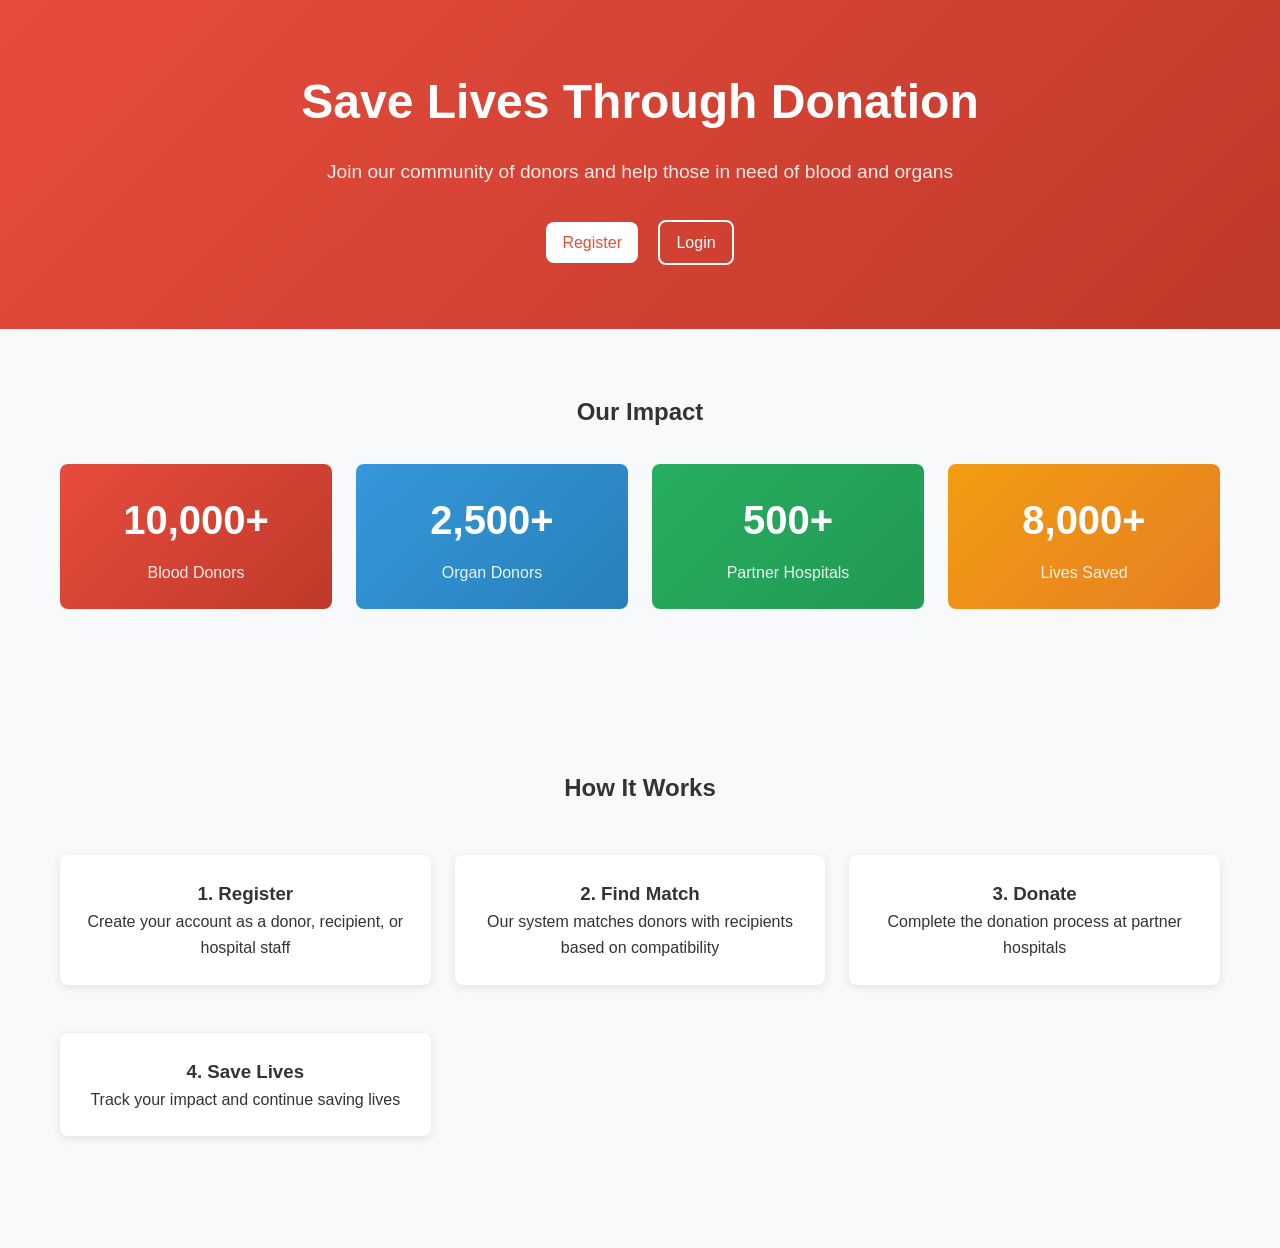
<file: templates/index.html>
<!DOCTYPE html>
<html lang="en">
<head>
    <meta charset="UTF-8">
    <meta name="viewport" content="width=device-width, initial-scale=1.0">
    <title>Blood & Organ Donation System</title>
    <link rel="stylesheet" href="/static/css/style.css">
</head>
<body>
<!-- Hero Section -->
<section class="hero" style="background: linear-gradient(135deg, var(--primary-color), #c0392b); color: #fff; padding: 4rem 0; text-align: center;">
    <div class="container">
        <h1 style="font-size: 3rem; margin-bottom: 1rem;">Save Lives Through Donation</h1>
        <p style="font-size: 1.2rem; margin-bottom: 2rem; opacity: 0.9;">Join our community of donors and help those in need of blood and organs</p>
        <div class="cta-buttons">
            <a href="/templates/register.html" class="btn btn-primary" style="background: #fff; color: var(--primary-color); margin-right: 1rem;">Register</a>
            <a href="/templates/login.html" class="btn btn-outline" style="border-color: #fff; color: #fff;">Login</a>
        </div>
    </div>
</section>

<!-- Statistics Section -->
<section class="stats" style="padding: 4rem 0;">
    <div class="container">
        <h2 style="text-align: center; margin-bottom: 2rem;">Our Impact</h2>
        <div class="stats-grid">
            <div class="stat-card blood">
                <div class="stat-value">10,000+</div>
                <div class="stat-label">Blood Donors</div>
            </div>
            <div class="stat-card organ">
                <div class="stat-value">2,500+</div>
                <div class="stat-label">Organ Donors</div>
            </div>
            <div class="stat-card hospital">
                <div class="stat-value">500+</div>
                <div class="stat-label">Partner Hospitals</div>
            </div>
            <div class="stat-card" style="background: linear-gradient(135deg, #f39c12, #e67e22);">
                <div class="stat-value">8,000+</div>
                <div class="stat-label">Lives Saved</div>
            </div>
        </div>
    </div>
</section>

<!-- How It Works -->
<section class="how-it-works" style="background: #f8f9fa; padding: 4rem 0;">
    <div class="container">
        <h2 style="text-align: center; margin-bottom: 3rem;">How It Works</h2>
        <div class="row">
            <div class="card" style="text-align: center;">
                <i class="fas fa-user-plus" style="font-size: 3rem; color: var(--primary-color); margin-bottom: 1rem;"></i>
                <h3>1. Register</h3>
                <p>Create your account as a donor, recipient, or hospital staff</p>
            </div>
            <div class="card" style="text-align: center;">
                <i class="fas fa-search" style="font-size: 3rem; color: var(--primary-color); margin-bottom: 1rem;"></i>
                <h3>2. Find Match</h3>
                <p>Our system matches donors with recipients based on compatibility</p>
            </div>
            <div class="card" style="text-align: center;">
                <i class="fas fa-hand-holding-heart" style="font-size: 3rem; color: var(--primary-color); margin-bottom: 1rem;"></i>
                <h3>3. Donate</h3>
                <p>Complete the donation process at partner hospitals</p>
            </div>
            <div class="card" style="text-align: center;">
                <i class="fas fa-heart" style="font-size: 3rem; color: var(--primary-color); margin-bottom: 1rem;"></i>
                <h3>4. Save Lives</h3>
                <p>Track your impact and continue saving lives</p>
            </div>
        </div>
    </div>
</section>

<!-- Emergency Alert -->
<div class="emergency-banner" id="emergencyBanner" style="display: none;">
    <i class="fas fa-exclamation-triangle"></i> Emergency: Blood needed at City Hospital - O Negative
</div>
</body>
</html>
</file>
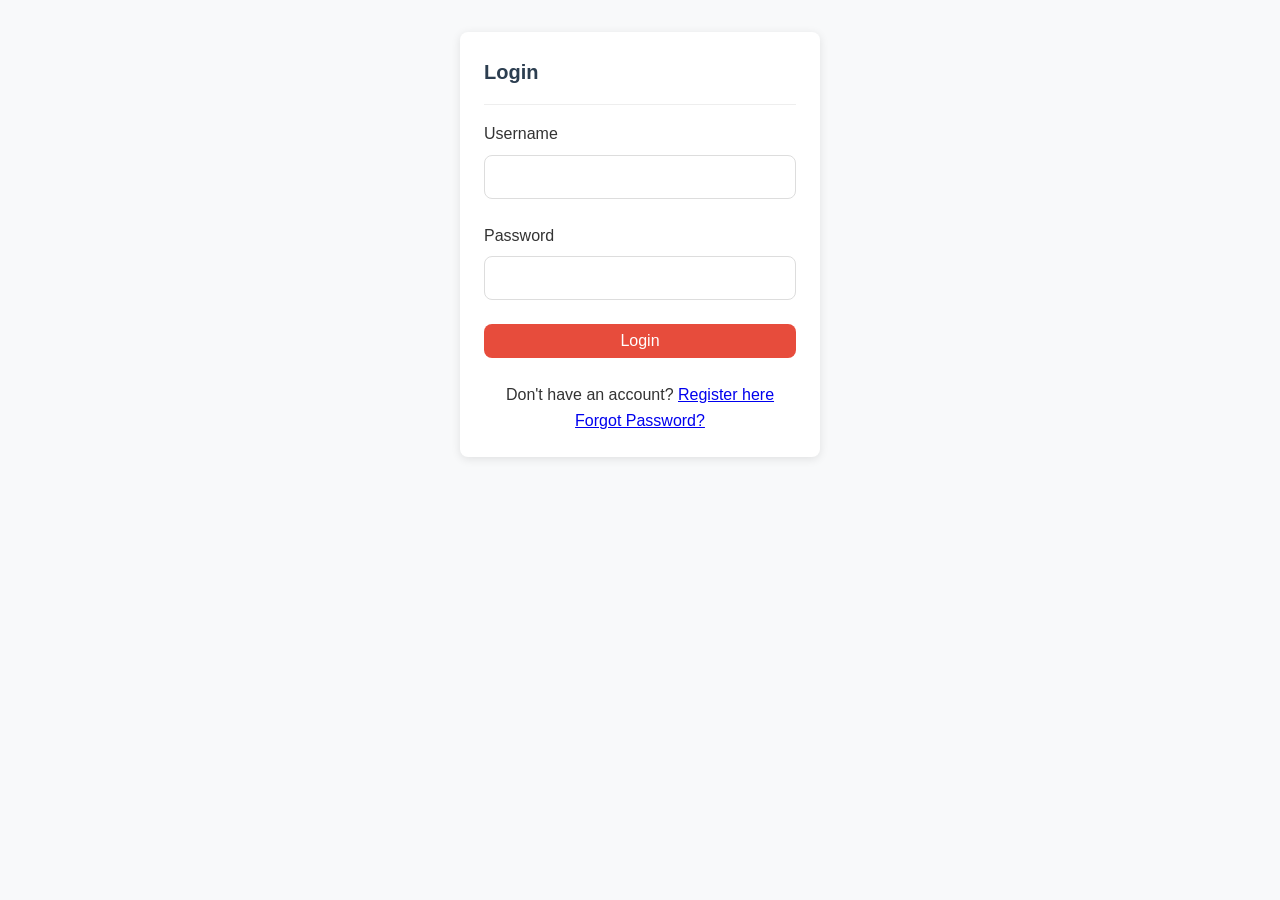
<file: templates/login.html>
<!DOCTYPE html>
<html lang="en">
<head>
    <meta charset="UTF-8">
    <meta name="viewport" content="width=device-width, initial-scale=1.0">
    <title>Document</title>
    <link rel="stylesheet" href="/static/css/style.css">
</head>
<body>
    
</body>
</html>
<div class="container" style="max-width: 400px; margin: 2rem auto;">
    <div class="card">
        <div class="card-header">
            <h2 class="card-title">Login</h2>
        </div>
        <div class="card-body">
            <form method="POST" action="/login" id="loginForm">
                <div class="form-group">
                    <label>Username</label>
                    <input type="text" class="form-control" name="username" required>
                </div>

                <div class="form-group">
                    <label>Password</label>
                    <input type="password" class="form-control" name="password" required>
                </div>

                <div class="form-group">
                    <button type="submit" class="btn btn-primary" style="width: 100%;">Login</button>
                </div>

                <p style="text-align: center;">Don't have an account? <a href="/register">Register here</a></p>
                <p style="text-align: center;"><a href="#">Forgot Password?</a></p>
            </form>
        </div>
    </div>
</div>
</file>
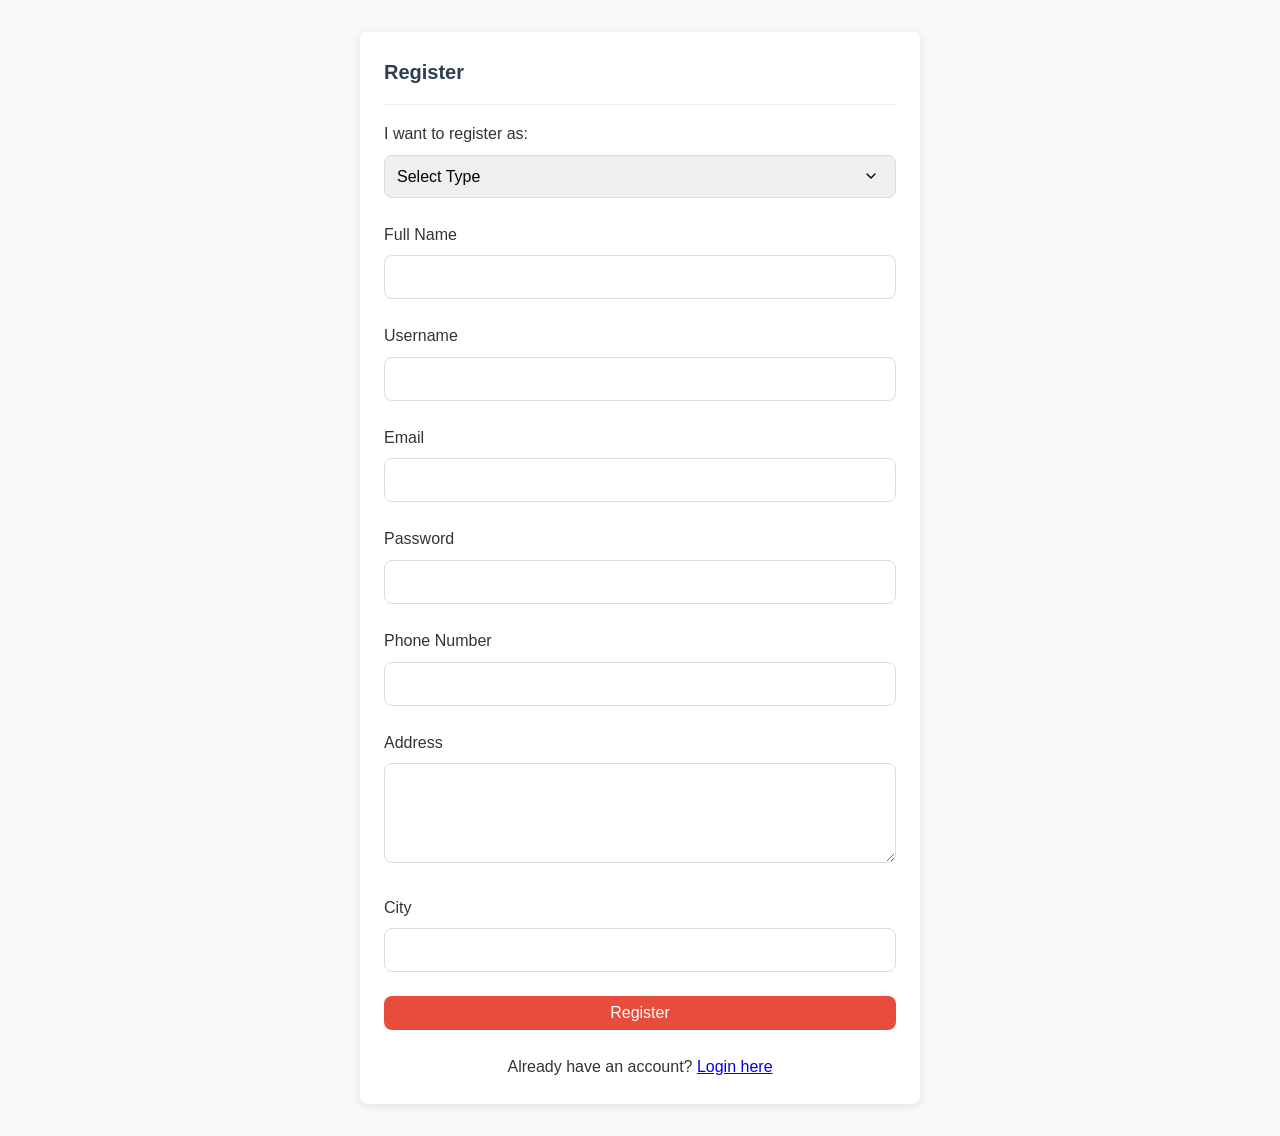
<file: templates/register.html>
<!DOCTYPE html>
<html lang="en">
<head>
    <meta charset="UTF-8">
    <meta name="viewport" content="width=device-width, initial-scale=1.0">
    <title>Register-Blood & Organ Donation System</title>
    <link rel="stylesheet" href="/static/css/style.css">
</head>
<body>
    <div class="container" style="max-width: 600px; margin: 2rem auto;">
        <div class="card">
            <div class="card-header">
            <h2 class="card-title">Register</h2>
        </div>
        <div class="card-body">
            <form method="POST" action="/register" id="registrationForm">
                <!-- User Type Selection -->
                <div class="form-group">
                    <label>I want to register as:</label>
                    <select class="form-control" name="user_type" id="userType" required>
                        <option value="">Select Type</option>
                        <option value="donor">Donor</option>
                        <option value="recipient">Recipient</option>
                        <option value="hospital">Hospital</option>
                    </select>
                </div>

                <!-- Basic Information -->
                <div class="form-group">
                    <label>Full Name</label>
                    <input type="text" class="form-control" name="full_name" required>
                </div>

                <div class="form-group">
                    <label>Username</label>
                    <input type="text" class="form-control" name="username" required>
                </div>

                <div class="form-group">
                    <label>Email</label>
                    <input type="email" class="form-control" name="email" required>
                </div>

                <div class="form-group">
                    <label>Password</label>
                    <input type="password" class="form-control" name="password" required minlength="6">
                </div>

                <div class="form-group">
                    <label>Phone Number</label>
                    <input type="tel" class="form-control" name="phone" required>
                </div>

                <div class="form-group">
                    <label>Address</label>
                    <textarea class="form-control" name="address" rows="2" required></textarea>
                </div>

                <div class="form-group">
                    <label>City</label>
                    <input type="text" class="form-control" name="city" required>
                </div>

                <!-- Donor Specific Fields -->
                <div id="donorFields" style="display: none;">
                    <h3 style="margin: 1.5rem 0 1rem;">Blood Donation Information</h3>
                    <div class="form-group">
                        <label>Blood Group</label>
                        <select class="form-control" name="blood_group">
                            <option value="">Select Blood Group</option>
                            <option value="A+">A+</option>
                            <option value="A-">A-</option>
                            <option value="B+">B+</option>
                            <option value="B-">B-</option>
                            <option value="O+">O+</option>
                            <option value="O-">O-</option>
                            <option value="AB+">AB+</option>
                            <option value="AB-">AB-</option>
                        </select>
                    </div>

                    <div class="form-group">
                        <label>Medical Conditions (if any)</label>
                        <textarea class="form-control" name="medical_conditions" rows="2"></textarea>
                    </div>

                    <h3 style="margin: 1.5rem 0 1rem;">Organ Donation</h3>
                    <div class="checkbox-group">
                        <label class="checkbox-label">
                            <input type="checkbox" name="is_organ_donor" id="isOrganDonor"> I want to register as an organ donor
                        </label>
                    </div>

                    <div id="organFields" style="display: none; margin-top: 1rem;">
                        <label>Select organs to donate:</label>
                        <div class="checkbox-group">
                            <label class="checkbox-label">
                                <input type="checkbox" name="organs" value="kidney"> Kidney
                            </label>
                            <label class="checkbox-label">
                                <input type="checkbox" name="organs" value="liver"> Liver
                            </label>
                            <label class="checkbox-label">
                                <input type="checkbox" name="organs" value="heart"> Heart
                            </label>
                            <label class="checkbox-label">
                                <input type="checkbox" name="organs" value="lungs"> Lungs
                            </label>
                            <label class="checkbox-label">
                                <input type="checkbox" name="organs" value="cornea"> Cornea
                            </label>
                        </div>

                        <div class="form-group" style="margin-top: 1rem;">
                            <label>Medical History</label>
                            <textarea class="form-control" name="medical_history" rows="3"></textarea>
                        </div>
                    </div>
                </div>

                <!-- Recipient Specific Fields -->
                <div id="recipientFields" style="display: none;">
                    <h3 style="margin: 1.5rem 0 1rem;">Recipient Information</h3>
                    <div class="form-group">
                        <label>Required Blood Group</label>
                        <select class="form-control" name="required_blood_group">
                            <option value="">Select Blood Group</option>
                            <option value="A+">A+</option>
                            <option value="A-">A-</option>
                            <option value="B+">B+</option>
                            <option value="B-">B-</option>
                            <option value="O+">O+</option>
                            <option value="O-">O-</option>
                            <option value="AB+">AB+</option>
                            <option value="AB-">AB-</option>
                        </select>
                    </div>

                    <div class="form-group">
                        <label>Required Organ</label>
                        <select class="form-control" name="required_organ">
                            <option value="">Select Organ</option>
                            <option value="kidney">Kidney</option>
                            <option value="liver">Liver</option>
                            <option value="heart">Heart</option>
                            <option value="lungs">Lungs</option>
                            <option value="cornea">Cornea</option>
                        </select>
                    </div>

                    <div class="form-group">
                        <label>Urgency Level</label>
                        <select class="form-control" name="urgency_level">
                            <option value="Low">Low</option>
                            <option value="Medium" selected>Medium</option>
                            <option value="High">High</option>
                            <option value="Emergency">Emergency</option>
                        </select>
                    </div>

                    <div class="form-group">
                        <label>Medical Reports</label>
                        <textarea class="form-control" name="medical_reports" rows="3" placeholder="Describe your medical condition and requirements"></textarea>
                    </div>
                </div>

                <!-- Hospital Specific Fields -->
                <div id="hospitalFields" style="display: none;">
                    <h3 style="margin: 1.5rem 0 1rem;">Hospital Information</h3>
                    <div class="form-group">
                        <label>License Number</label>
                        <input type="text" class="form-control" name="license_number">
                    </div>
                </div>

                <div class="form-group">
                    <button type="submit" class="btn btn-primary" style="width: 100%;">Register</button>
                </div>

                <p style="text-align: center;">Already have an account? <a href="/login">Login here</a></p>
            </form>
        </div>
    </div>
</div>

<script>
document.getElementById('userType').addEventListener('change', function() {
    const donorFields = document.getElementById('donorFields');
    const recipientFields = document.getElementById('recipientFields');
    const hospitalFields = document.getElementById('hospitalFields');
    
    donorFields.style.display = 'none';
    recipientFields.style.display = 'none';
    hospitalFields.style.display = 'none';
    
    switch(this.value) {
        case 'donor':
            donorFields.style.display = 'block';
            break;
        case 'recipient':
            recipientFields.style.display = 'block';
            break;
        case 'hospital':
            hospitalFields.style.display = 'block';
            break;
    }
});

document.getElementById('isOrganDonor').addEventListener('change', function() {
    document.getElementById('organFields').style.display = this.checked ? 'block' : 'none';
});
</script>
</body>
</html>
</file>
<file: static/css/style.css>
/* Global Styles */
:root {
    --primary-color: #e74c3c;
    --secondary-color: #3498db;
    --success-color: #27ae60;
    --warning-color: #f39c12;
    --danger-color: #e74c3c;
    --dark-color: #2c3e50;
    --light-color: #ecf0f1;
    --text-color: #333;
    --border-radius: 8px;
    --box-shadow: 0 2px 10px rgba(0,0,0,0.1);
}

* {
    margin: 0;
    padding: 0;
    box-sizing: border-box;
}

body {
    font-family: 'Segoe UI', Tahoma, Geneva, Verdana, sans-serif;
    line-height: 1.6;
    color: var(--text-color);
    background-color: #f8f9fa;
}

.container {
    max-width: 1200px;
    margin: 0 auto;
    padding: 0 20px;
}

/* Navigation */
.navbar {
    background-color: #fff;
    box-shadow: var(--box-shadow);
    padding: 1rem 0;
    position: sticky;
    top: 0;
    z-index: 1000;
}

.navbar .container {
    display: flex;
    justify-content: space-between;
    align-items: center;
}

.logo {
    font-size: 1.5rem;
    font-weight: bold;
    color: var(--primary-color);
    text-decoration: none;
}

.nav-links {
    display: flex;
    list-style: none;
    gap: 2rem;
}

.nav-links a {
    text-decoration: none;
    color: var(--text-color);
    font-weight: 500;
    transition: color 0.3s;
}

.nav-links a:hover {
    color: var(--primary-color);
}

.nav-links a.active {
    color: var(--primary-color);
}

/* Buttons */
.btn {
    display: inline-block;
    padding: 0.5rem 1rem;
    border: none;
    border-radius: var(--border-radius);
    cursor: pointer;
    font-size: 1rem;
    font-weight: 500;
    text-decoration: none;
    transition: all 0.3s;
}

.btn-primary {
    background-color: var(--primary-color);
    color: #fff;
}

.btn-primary:hover {
    background-color: #c0392b;
    transform: translateY(-2px);
}

.btn-secondary {
    background-color: var(--secondary-color);
    color: #fff;
}

.btn-secondary:hover {
    background-color: #2980b9;
}

.btn-success {
    background-color: var(--success-color);
    color: #fff;
}

.btn-danger {
    background-color: var(--danger-color);
    color: #fff;
}

.btn-outline {
    background-color: transparent;
    border: 2px solid var(--primary-color);
    color: var(--primary-color);
}

.btn-outline:hover {
    background-color: var(--primary-color);
    color: #fff;
}

/* Forms */
.form-group {
    margin-bottom: 1.5rem;
}

.form-group label {
    display: block;
    margin-bottom: 0.5rem;
    font-weight: 500;
}

.form-control {
    width: 100%;
    padding: 0.75rem;
    border: 1px solid #ddd;
    border-radius: var(--border-radius);
    font-size: 1rem;
    transition: border-color 0.3s;
}

.form-control:focus {
    outline: none;
    border-color: var(--primary-color);
}

select.form-control {
    appearance: none;
    background-image: url("data:image/svg+xml;charset=UTF-8,%3csvg xmlns='http://www.w3.org/2000/svg' viewBox='0 0 24 24' fill='none' stroke='currentColor' stroke-width='2' stroke-linecap='round' stroke-linejoin='round'%3e%3cpolyline points='6 9 12 15 18 9'%3e%3c/polyline%3e%3c/svg%3e");
    background-repeat: no-repeat;
    background-position: right 1rem center;
    background-size: 1em;
}

textarea.form-control {
    resize: vertical;
    min-height: 100px;
}

/* Cards */
.card {
    background-color: #fff;
    border-radius: var(--border-radius);
    box-shadow: var(--box-shadow);
    padding: 1.5rem;
    margin-bottom: 1.5rem;
}

.card-header {
    border-bottom: 1px solid #eee;
    padding-bottom: 1rem;
    margin-bottom: 1rem;
    display: flex;
    justify-content: space-between;
    align-items: center;
}

.card-title {
    font-size: 1.25rem;
    font-weight: 600;
    color: var(--dark-color);
}

/* Alerts */
.alert {
    padding: 1rem;
    border-radius: var(--border-radius);
    margin-bottom: 1rem;
}

.alert-success {
    background-color: #d4edda;
    color: #155724;
    border: 1px solid #c3e6cb;
}

.alert-danger {
    background-color: #f8d7da;
    color: #721c24;
    border: 1px solid #f5c6cb;
}

.alert-warning {
    background-color: #fff3cd;
    color: #856404;
    border: 1px solid #ffeeba;
}

.alert-info {
    background-color: #d1ecf1;
    color: #0c5460;
    border: 1px solid #bee5eb;
}

/* Grid System */
.row {
    display: grid;
    grid-template-columns: repeat(auto-fit, minmax(300px, 1fr));
    gap: 1.5rem;
    margin-bottom: 1.5rem;
}

/* Dashboard Stats */
.stats-grid {
    display: grid;
    grid-template-columns: repeat(auto-fit, minmax(200px, 1fr));
    gap: 1.5rem;
    margin-bottom: 2rem;
}

.stat-card {
    background: linear-gradient(135deg, var(--primary-color), #c0392b);
    color: #fff;
    padding: 1.5rem;
    border-radius: var(--border-radius);
    text-align: center;
}

.stat-card.blood {
    background: linear-gradient(135deg, #e74c3c, #c0392b);
}

.stat-card.organ {
    background: linear-gradient(135deg, #3498db, #2980b9);
}

.stat-card.hospital {
    background: linear-gradient(135deg, #27ae60, #229954);
}

.stat-card .stat-value {
    font-size: 2.5rem;
    font-weight: bold;
    margin-bottom: 0.5rem;
}

.stat-card .stat-label {
    font-size: 1rem;
    opacity: 0.9;
}

/* Tables */
.table-responsive {
    overflow-x: auto;
}

.table {
    width: 100%;
    border-collapse: collapse;
}

.table th,
.table td {
    padding: 0.75rem;
    text-align: left;
    border-bottom: 1px solid #ddd;
}

.table th {
    background-color: #f8f9fa;
    font-weight: 600;
}

.table tbody tr:hover {
    background-color: #f5f5f5;
}

/* Progress Bars */
.progress {
    height: 8px;
    background-color: #eee;
    border-radius: 4px;
    overflow: hidden;
    margin: 0.5rem 0;
}

.progress-bar {
    height: 100%;
    background-color: var(--primary-color);
    transition: width 0.3s;
}

/* Badges */
.badge {
    display: inline-block;
    padding: 0.25rem 0.5rem;
    border-radius: 4px;
    font-size: 0.75rem;
    font-weight: 600;
    text-transform: uppercase;
}

.badge-success {
    background-color: var(--success-color);
    color: #fff;
}

.badge-warning {
    background-color: var(--warning-color);
    color: #fff;
}

.badge-danger {
    background-color: var(--danger-color);
    color: #fff;
}

.badge-info {
    background-color: var(--secondary-color);
    color: #fff;
}

/* Modal */
.modal {
    display: none;
    position: fixed;
    top: 0;
    left: 0;
    width: 100%;
    height: 100%;
    background-color: rgba(0,0,0,0.5);
    z-index: 2000;
}

.modal.active {
    display: flex;
    align-items: center;
    justify-content: center;
}

.modal-content {
    background-color: #fff;
    border-radius: var(--border-radius);
    max-width: 500px;
    width: 90%;
    max-height: 90vh;
    overflow-y: auto;
}

.modal-header {
    padding: 1.5rem;
    border-bottom: 1px solid #eee;
    display: flex;
    justify-content: space-between;
    align-items: center;
}

.modal-body {
    padding: 1.5rem;
}

.modal-footer {
    padding: 1.5rem;
    border-top: 1px solid #eee;
    display: flex;
    justify-content: flex-end;
    gap: 1rem;
}

.close {
    font-size: 1.5rem;
    cursor: pointer;
    color: #999;
}

.close:hover {
    color: var(--danger-color);
}

/* Footer */
.footer {
    background-color: var(--dark-color);
    color: #fff;
    padding: 3rem 0 1rem;
    margin-top: 3rem;
}

.footer-content {
    display: grid;
    grid-template-columns: repeat(auto-fit, minmax(250px, 1fr));
    gap: 2rem;
    margin-bottom: 2rem;
}

.footer-section h3 {
    margin-bottom: 1rem;
    color: var(--primary-color);
}

.footer-section ul {
    list-style: none;
}

.footer-section ul li {
    margin-bottom: 0.5rem;
}

.footer-section a {
    color: #fff;
    text-decoration: none;
    opacity: 0.8;
}

.footer-section a:hover {
    opacity: 1;
}

.footer-bottom {
    text-align: center;
    padding-top: 2rem;
    border-top: 1px solid rgba(255,255,255,0.1);
    opacity: 0.8;
}

/* Responsive Design */
@media (max-width: 768px) {
    .navbar .container {
        flex-direction: column;
        gap: 1rem;
    }
    
    .nav-links {
        flex-direction: column;
        align-items: center;
        gap: 1rem;
    }
    
    .stats-grid {
        grid-template-columns: 1fr;
    }
    
    .row {
        grid-template-columns: 1fr;
    }
    
    .modal-content {
        width: 95%;
    }
}

/* Loading Spinner */
.spinner {
    border: 4px solid #f3f3f3;
    border-top: 4px solid var(--primary-color);
    border-radius: 50%;
    width: 40px;
    height: 40px;
    animation: spin 1s linear infinite;
    margin: 20px auto;
}

@keyframes spin {
    0% { transform: rotate(0deg); }
    100% { transform: rotate(360deg); }
}

/* Emergency Banner */
.emergency-banner {
    background-color: var(--danger-color);
    color: #fff;
    padding: 0.5rem;
    text-align: center;
    animation: pulse 2s infinite;
}

@keyframes pulse {
    0% { opacity: 1; }
    50% { opacity: 0.8; }
    100% { opacity: 1; }
}

/* Custom Checkbox */
.checkbox-group {
    display: flex;
    align-items: center;
    gap: 1rem;
    flex-wrap: wrap;
}

.checkbox-label {
    display: flex;
    align-items: center;
    gap: 0.5rem;
    cursor: pointer;
}

.checkbox-label input[type="checkbox"] {
    width: 18px;
    height: 18px;
    cursor: pointer;
}

/* Error message */
.error-message {
    color: var(--danger-color);
    font-size: 0.875rem;
    margin-top: 0.25rem;
}
</file>
